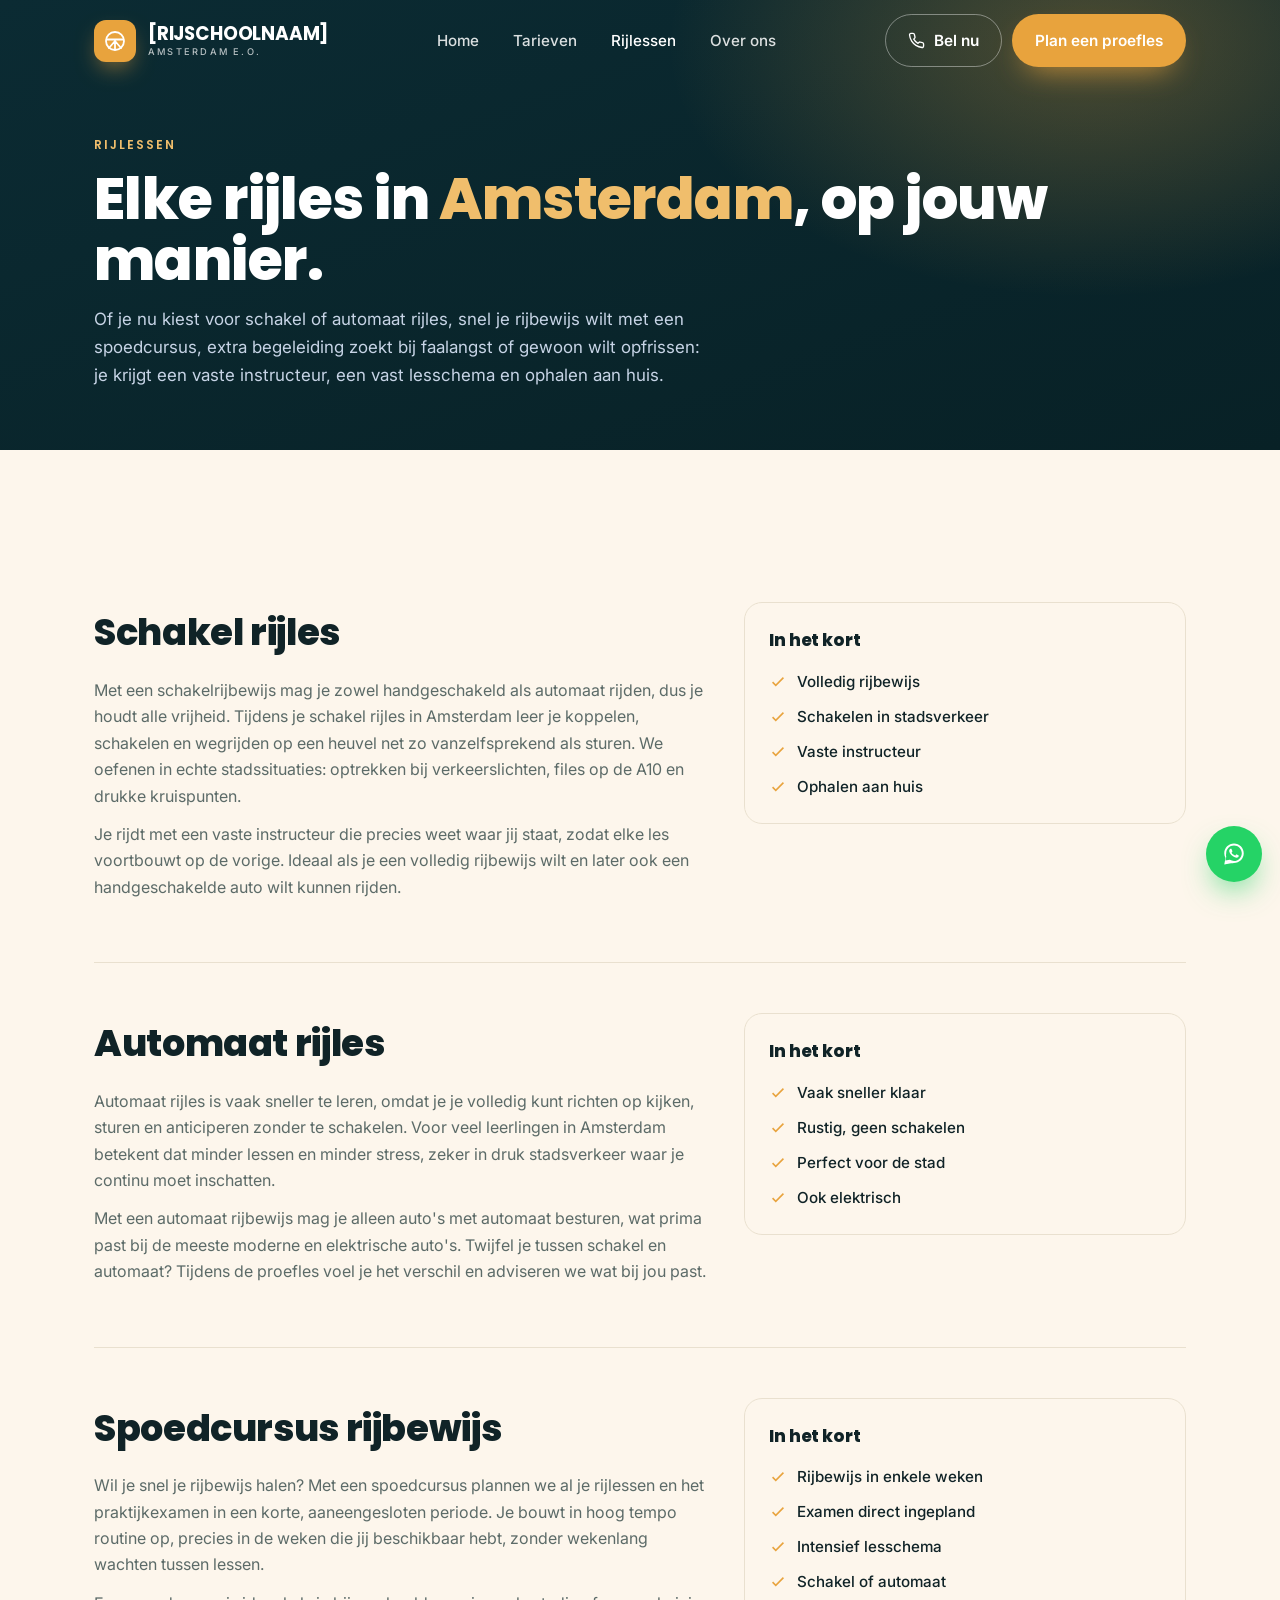
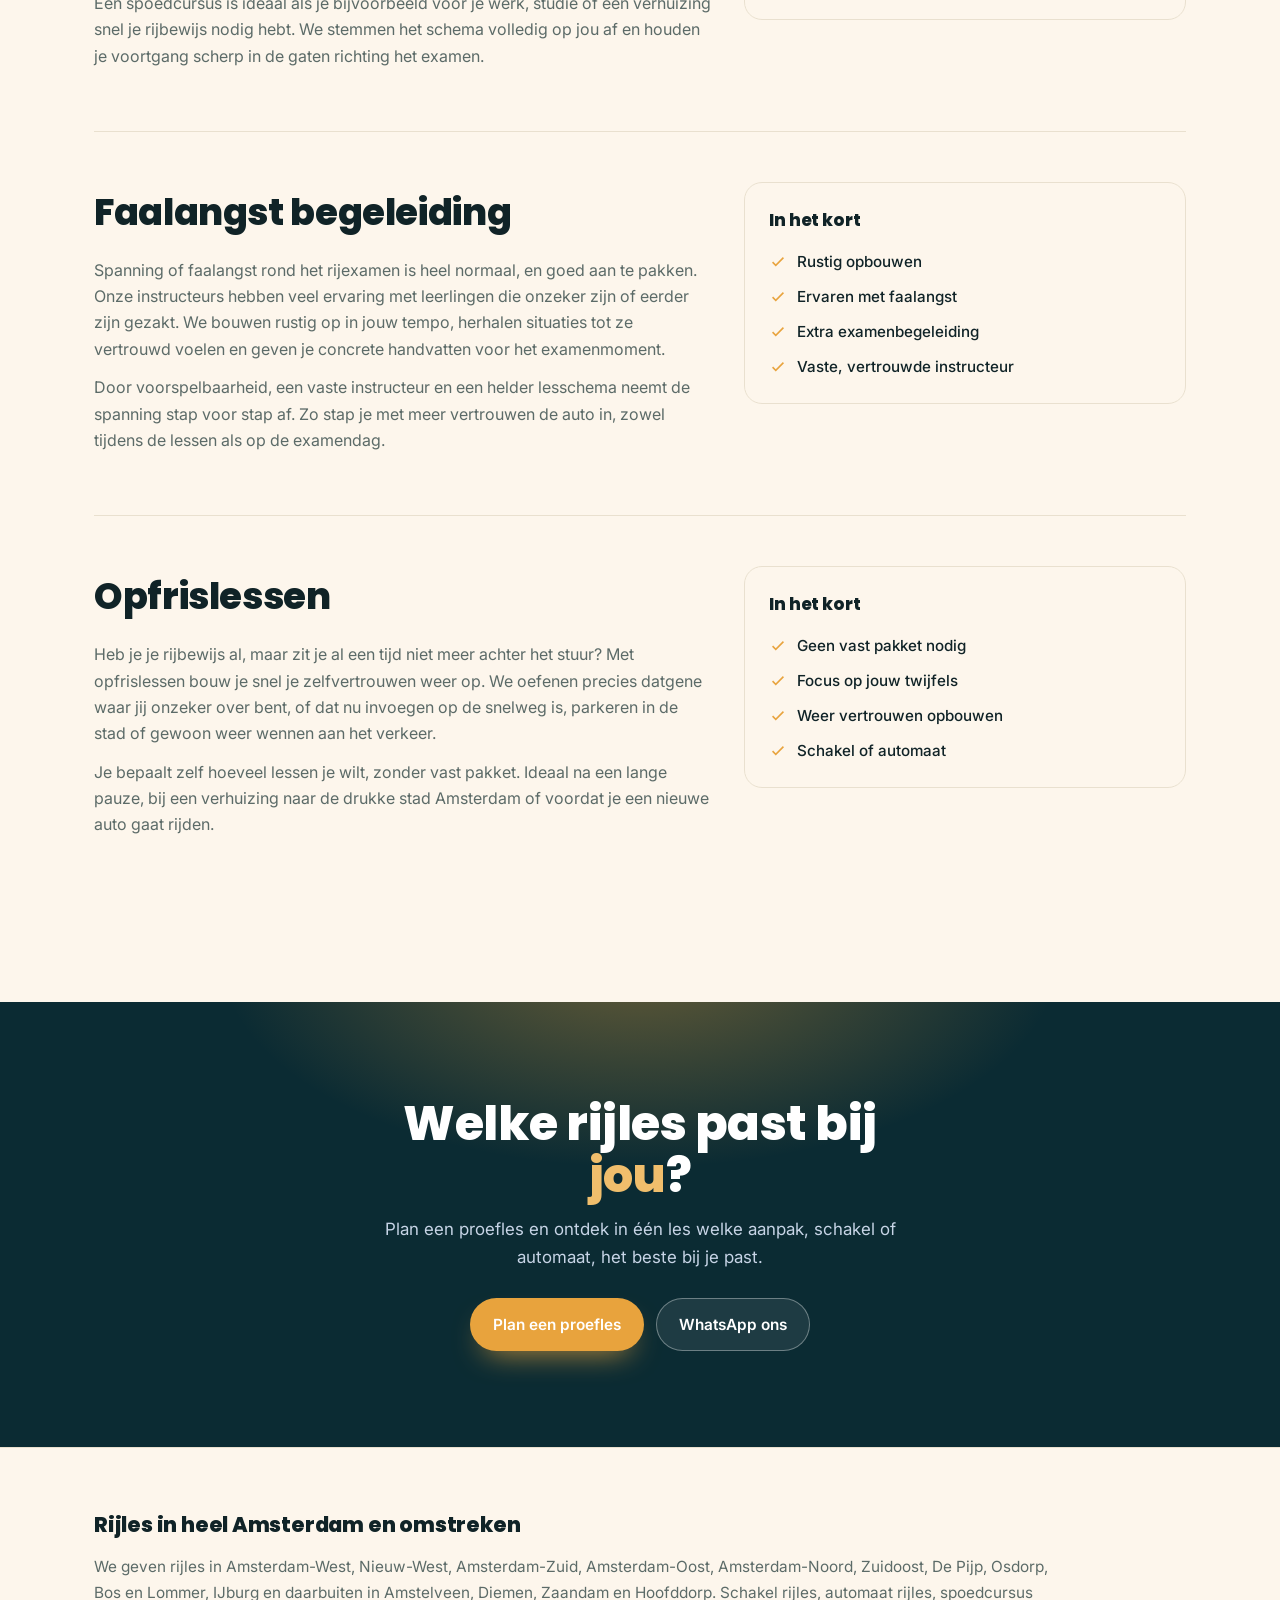
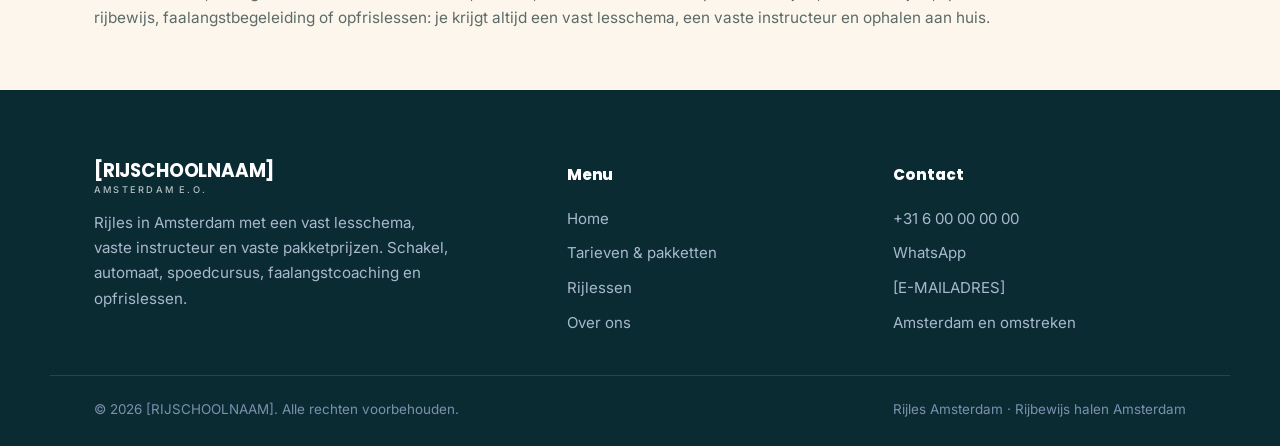
<file: rijlessen.html>
<!DOCTYPE html>
<html lang="nl">
<head>
  <meta charset="UTF-8" />
  <meta name="viewport" content="width=device-width, initial-scale=1.0" />
  <title>Rijlessen Amsterdam | Schakel, automaat, spoedcursus, faalangst &amp; opfris</title>
  <meta name="description" content="Alle rijlessen van onze rijschool in Amsterdam: schakel rijles, automaat rijles, spoedcursus rijbewijs, faalangstbegeleiding en opfrislessen. Vast lesschema, vaste instructeur en ophalen aan huis." />
  <link rel="canonical" href="https://yjsmarket.github.io/rijschool/rijlessen.html" />
  <meta property="og:title" content="Rijlessen Amsterdam · Schakel, automaat, spoed, faalangst" />
  <meta property="og:description" content="Rijles in Amsterdam in schakel en automaat, plus spoedcursus, faalangstbegeleiding en opfrislessen." />
  <meta name="theme-color" content="#081C3A" />
  <link rel="preconnect" href="https://fonts.googleapis.com" />
  <link rel="preconnect" href="https://fonts.gstatic.com" crossorigin />
  <link href="https://fonts.googleapis.com/css2?family=Poppins:wght@700;800;900&family=Inter:wght@400;500;600&display=swap" rel="stylesheet" />
  <link rel="stylesheet" href="css/styles.css" />
</head>
<body>

  <header class="site-head" id="siteHead">
    <div class="wrap head-in">
      <a href="index.html" class="brand" aria-label="Rijschool home">
        <span class="brand-badge" aria-hidden="true"><svg viewBox="0 0 24 24" fill="none" stroke="currentColor" stroke-width="1.8" stroke-linecap="round"><circle cx="12" cy="12" r="9"/><path d="M3.6 10.5h16.8M12 12v8.5M12 12l-6 7M12 12l6 7"/></svg></span>
        <span class="brand-name">[RIJSCHOOLNAAM]<small>Amsterdam e.o.</small></span>
      </a>
      <nav class="menu" id="menu" aria-label="Hoofdmenu">
        <a href="index.html">Home</a>
        <a href="tarieven.html">Tarieven</a>
        <a href="rijlessen.html" aria-current="page">Rijlessen</a>
        <a href="over-ons.html">Over ons</a>
      </nav>
      <div class="head-cta">
        <a class="btn btn-line btn-call" href="tel:+31600000000"><svg viewBox="0 0 24 24" width="17" height="17" fill="none" stroke="currentColor" stroke-width="1.9" stroke-linecap="round" stroke-linejoin="round"><path d="M22 16.9v3a2 2 0 0 1-2.2 2 19.8 19.8 0 0 1-8.6-3 19.5 19.5 0 0 1-6-6 19.8 19.8 0 0 1-3-8.7A2 2 0 0 1 4.1 2h3a2 2 0 0 1 2 1.7c.1 1 .4 2 .7 2.9a2 2 0 0 1-.5 2.1L8.1 10a16 16 0 0 0 6 6l1.3-1.3a2 2 0 0 1 2.1-.4c1 .3 1.9.5 2.9.7a2 2 0 0 1 1.6 2z"/></svg><span>Bel nu</span></a>
        <a class="btn btn-solid" href="index.html#proefles">Plan een proefles</a>
      </div>
      <button class="burger" id="burger" aria-label="Menu openen" aria-expanded="false"><span></span><span></span></button>
    </div>
  </header>

  <div class="m-menu" id="mMenu" aria-hidden="true">
    <a href="index.html">Home</a>
    <a href="tarieven.html">Tarieven</a>
    <a href="rijlessen.html">Rijlessen</a>
    <a href="over-ons.html">Over ons</a>
    <div class="m-menu-cta">
      <a class="btn btn-line" href="tel:+31600000000">Bel nu</a>
      <a class="btn btn-solid" href="index.html#proefles">Plan een proefles</a>
    </div>
  </div>

  <main>
    <section class="page-hero">
      <div class="wrap">
        <span class="eyebrow fade">Rijlessen</span>
        <h1 class="fade">Elke rijles in <em>Amsterdam</em>, op jouw manier.</h1>
        <p class="fade">Of je nu kiest voor schakel of automaat rijles, snel je rijbewijs wilt met een spoedcursus, extra begeleiding zoekt bij faalangst of gewoon wilt opfrissen: je krijgt een vaste instructeur, een vast lesschema en ophalen aan huis.</p>
      </div>
    </section>

    <section class="sec sec-light">
      <div class="wrap">

        <article class="lesson fade" id="schakel">
          <div class="lesson-copy">
            <h2>Schakel rijles</h2>
            <p>Met een schakelrijbewijs mag je zowel handgeschakeld als automaat rijden, dus je houdt alle vrijheid. Tijdens je schakel rijles in Amsterdam leer je koppelen, schakelen en wegrijden op een heuvel net zo vanzelfsprekend als sturen. We oefenen in echte stadssituaties: optrekken bij verkeerslichten, files op de A10 en drukke kruispunten.</p>
            <p>Je rijdt met een vaste instructeur die precies weet waar jij staat, zodat elke les voortbouwt op de vorige. Ideaal als je een volledig rijbewijs wilt en later ook een handgeschakelde auto wilt kunnen rijden.</p>
          </div>
          <aside class="short">
            <h3>In het kort</h3>
            <ul><li>Volledig rijbewijs</li><li>Schakelen in stadsverkeer</li><li>Vaste instructeur</li><li>Ophalen aan huis</li></ul>
          </aside>
        </article>

        <article class="lesson fade" id="automaat">
          <div class="lesson-copy">
            <h2>Automaat rijles</h2>
            <p>Automaat rijles is vaak sneller te leren, omdat je je volledig kunt richten op kijken, sturen en anticiperen zonder te schakelen. Voor veel leerlingen in Amsterdam betekent dat minder lessen en minder stress, zeker in druk stadsverkeer waar je continu moet inschatten.</p>
            <p>Met een automaat rijbewijs mag je alleen auto's met automaat besturen, wat prima past bij de meeste moderne en elektrische auto's. Twijfel je tussen schakel en automaat? Tijdens de proefles voel je het verschil en adviseren we wat bij jou past.</p>
          </div>
          <aside class="short">
            <h3>In het kort</h3>
            <ul><li>Vaak sneller klaar</li><li>Rustig, geen schakelen</li><li>Perfect voor de stad</li><li>Ook elektrisch</li></ul>
          </aside>
        </article>

        <article class="lesson fade" id="spoed">
          <div class="lesson-copy">
            <h2>Spoedcursus rijbewijs</h2>
            <p>Wil je snel je rijbewijs halen? Met een spoedcursus plannen we al je rijlessen en het praktijkexamen in een korte, aaneengesloten periode. Je bouwt in hoog tempo routine op, precies in de weken die jij beschikbaar hebt, zonder wekenlang wachten tussen lessen.</p>
            <p>Een spoedcursus is ideaal als je bijvoorbeeld voor je werk, studie of een verhuizing snel je rijbewijs nodig hebt. We stemmen het schema volledig op jou af en houden je voortgang scherp in de gaten richting het examen.</p>
          </div>
          <aside class="short">
            <h3>In het kort</h3>
            <ul><li>Rijbewijs in enkele weken</li><li>Examen direct ingepland</li><li>Intensief lesschema</li><li>Schakel of automaat</li></ul>
          </aside>
        </article>

        <article class="lesson fade" id="faalangst">
          <div class="lesson-copy">
            <h2>Faalangst begeleiding</h2>
            <p>Spanning of faalangst rond het rijexamen is heel normaal, en goed aan te pakken. Onze instructeurs hebben veel ervaring met leerlingen die onzeker zijn of eerder zijn gezakt. We bouwen rustig op in jouw tempo, herhalen situaties tot ze vertrouwd voelen en geven je concrete handvatten voor het examenmoment.</p>
            <p>Door voorspelbaarheid, een vaste instructeur en een helder lesschema neemt de spanning stap voor stap af. Zo stap je met meer vertrouwen de auto in, zowel tijdens de lessen als op de examendag.</p>
          </div>
          <aside class="short">
            <h3>In het kort</h3>
            <ul><li>Rustig opbouwen</li><li>Ervaren met faalangst</li><li>Extra examenbegeleiding</li><li>Vaste, vertrouwde instructeur</li></ul>
          </aside>
        </article>

        <article class="lesson fade" id="opfris">
          <div class="lesson-copy">
            <h2>Opfrislessen</h2>
            <p>Heb je je rijbewijs al, maar zit je al een tijd niet meer achter het stuur? Met opfrislessen bouw je snel je zelfvertrouwen weer op. We oefenen precies datgene waar jij onzeker over bent, of dat nu invoegen op de snelweg is, parkeren in de stad of gewoon weer wennen aan het verkeer.</p>
            <p>Je bepaalt zelf hoeveel lessen je wilt, zonder vast pakket. Ideaal na een lange pauze, bij een verhuizing naar de drukke stad Amsterdam of voordat je een nieuwe auto gaat rijden.</p>
          </div>
          <aside class="short">
            <h3>In het kort</h3>
            <ul><li>Geen vast pakket nodig</li><li>Focus op jouw twijfels</li><li>Weer vertrouwen opbouwen</li><li>Schakel of automaat</li></ul>
          </aside>
        </article>

      </div>
    </section>

    <section class="cta-band">
      <div class="wrap cta-in fade">
        <h2>Welke rijles past bij <em>jou</em>?</h2>
        <p>Plan een proefles en ontdek in één les welke aanpak, schakel of automaat, het beste bij je past.</p>
        <div class="cta-btns">
          <a class="btn btn-solid" href="index.html#proefles">Plan een proefles</a>
          <a class="btn btn-ghost" href="https://wa.me/31600000000" target="_blank" rel="noopener">WhatsApp ons</a>
        </div>
      </div>
    </section>

    <section class="seo-block">
      <div class="wrap">
        <h2>Rijles in heel Amsterdam en omstreken</h2>
        <p>We geven rijles in Amsterdam-West, Nieuw-West, Amsterdam-Zuid, Amsterdam-Oost, Amsterdam-Noord, Zuidoost, De Pijp, Osdorp, Bos en Lommer, IJburg en daarbuiten in Amstelveen, Diemen, Zaandam en Hoofddorp. Schakel rijles, automaat rijles, spoedcursus rijbewijs, faalangstbegeleiding of opfrislessen: je krijgt altijd een vast lesschema, een vaste instructeur en ophalen aan huis.</p>
      </div>
    </section>
  </main>

  <footer class="footer">
    <div class="wrap foot-grid">
      <div class="foot-brand">
        <span class="brand-name">[RIJSCHOOLNAAM]<small>Amsterdam e.o.</small></span>
        <p>Rijles in Amsterdam met een vast lesschema, vaste instructeur en vaste pakketprijzen. Schakel, automaat, spoedcursus, faalangstcoaching en opfrislessen.</p>
      </div>
      <nav class="foot-col" aria-label="Footer menu">
        <h4>Menu</h4>
        <a href="index.html">Home</a>
        <a href="tarieven.html">Tarieven &amp; pakketten</a>
        <a href="rijlessen.html">Rijlessen</a>
        <a href="over-ons.html">Over ons</a>
      </nav>
      <div class="foot-col">
        <h4>Contact</h4>
        <a href="tel:+31600000000">+31 6 00 00 00 00</a>
        <a href="https://wa.me/31600000000" target="_blank" rel="noopener">WhatsApp</a>
        <a href="mailto:[E-MAILADRES]">[E-MAILADRES]</a>
        <span>Amsterdam en omstreken</span>
      </div>
    </div>
    <div class="wrap foot-bottom">
      <span>&copy; <span id="year"></span> [RIJSCHOOLNAAM]. Alle rechten voorbehouden.</span>
      <span>Rijles Amsterdam · Rijbewijs halen Amsterdam</span>
    </div>
  </footer>

  <a href="https://wa.me/31600000000" class="wa-float" target="_blank" rel="noopener" aria-label="Stuur een WhatsApp-bericht">
    <svg viewBox="0 0 32 32" width="26" height="26" fill="currentColor" aria-hidden="true"><path d="M16.001 3C9.373 3 4 8.373 4 15c0 2.137.561 4.146 1.541 5.888L4 29l8.32-1.514A11.93 11.93 0 0 0 16.001 27C22.628 27 28 21.627 28 15S22.628 3 16.001 3zm0 21.6c-1.86 0-3.6-.5-5.097-1.37l-.366-.214-4.94.898.91-4.81-.238-.382A9.55 9.55 0 0 1 6.4 15c0-5.292 4.31-9.6 9.601-9.6 5.29 0 9.599 4.308 9.599 9.6 0 5.291-4.309 9.6-9.599 9.6zm5.27-7.19c-.29-.145-1.71-.844-1.976-.94-.265-.097-.458-.145-.65.145-.193.29-.746.94-.915 1.133-.168.193-.337.218-.626.073-.29-.145-1.223-.451-2.33-1.438-.861-.768-1.443-1.717-1.612-2.007-.169-.29-.018-.446.127-.59.13-.13.29-.338.435-.507.145-.169.193-.29.29-.483.097-.193.048-.362-.024-.507-.073-.145-.65-1.566-.89-2.146-.235-.563-.473-.487-.65-.496l-.554-.01c-.193 0-.507.072-.772.362s-1.013.99-1.013 2.41c0 1.422 1.037 2.795 1.182 2.988.145.193 2.04 3.115 4.943 4.368.69.298 1.23.476 1.65.61.693.22 1.323.189 1.822.115.556-.083 1.71-.699 1.951-1.374.241-.676.241-1.255.169-1.374-.072-.12-.265-.193-.555-.338z"/></svg>
  </a>

  <script src="js/main.js"></script>
</body>
</html>
</file>
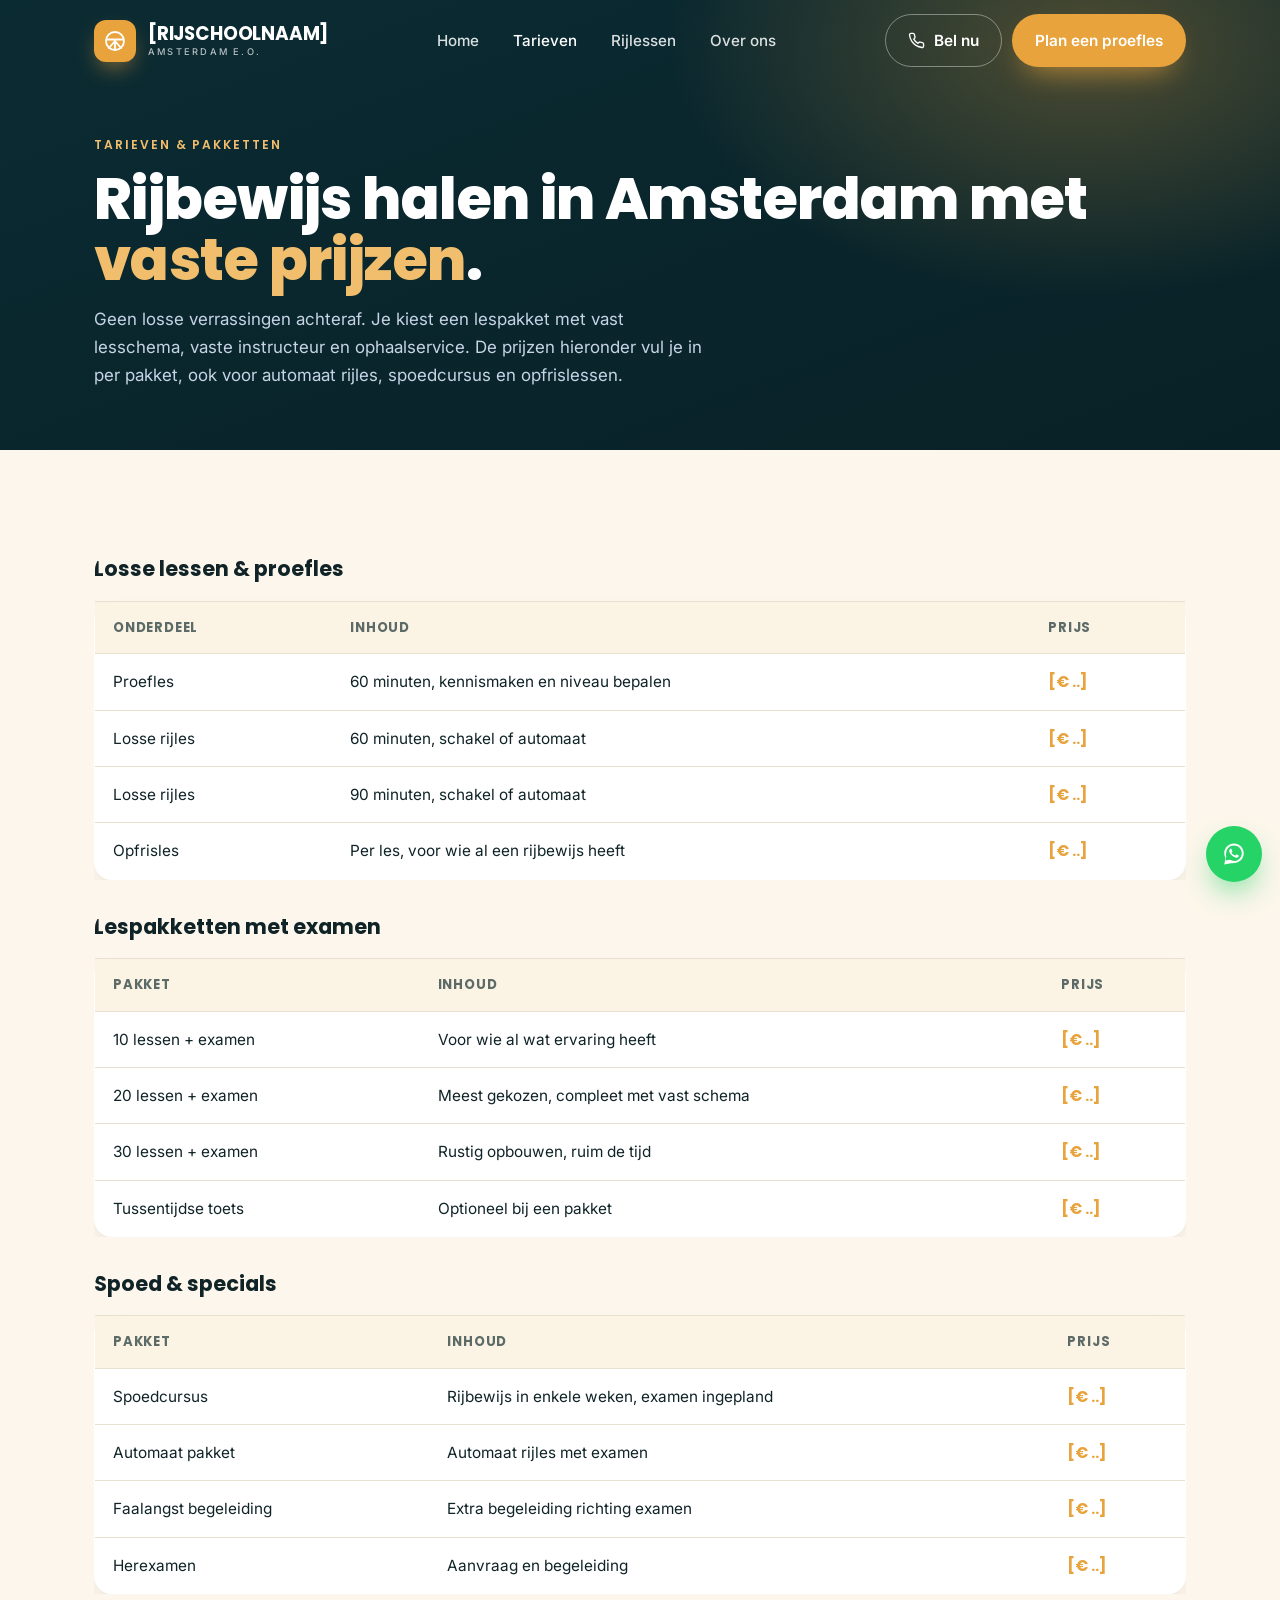
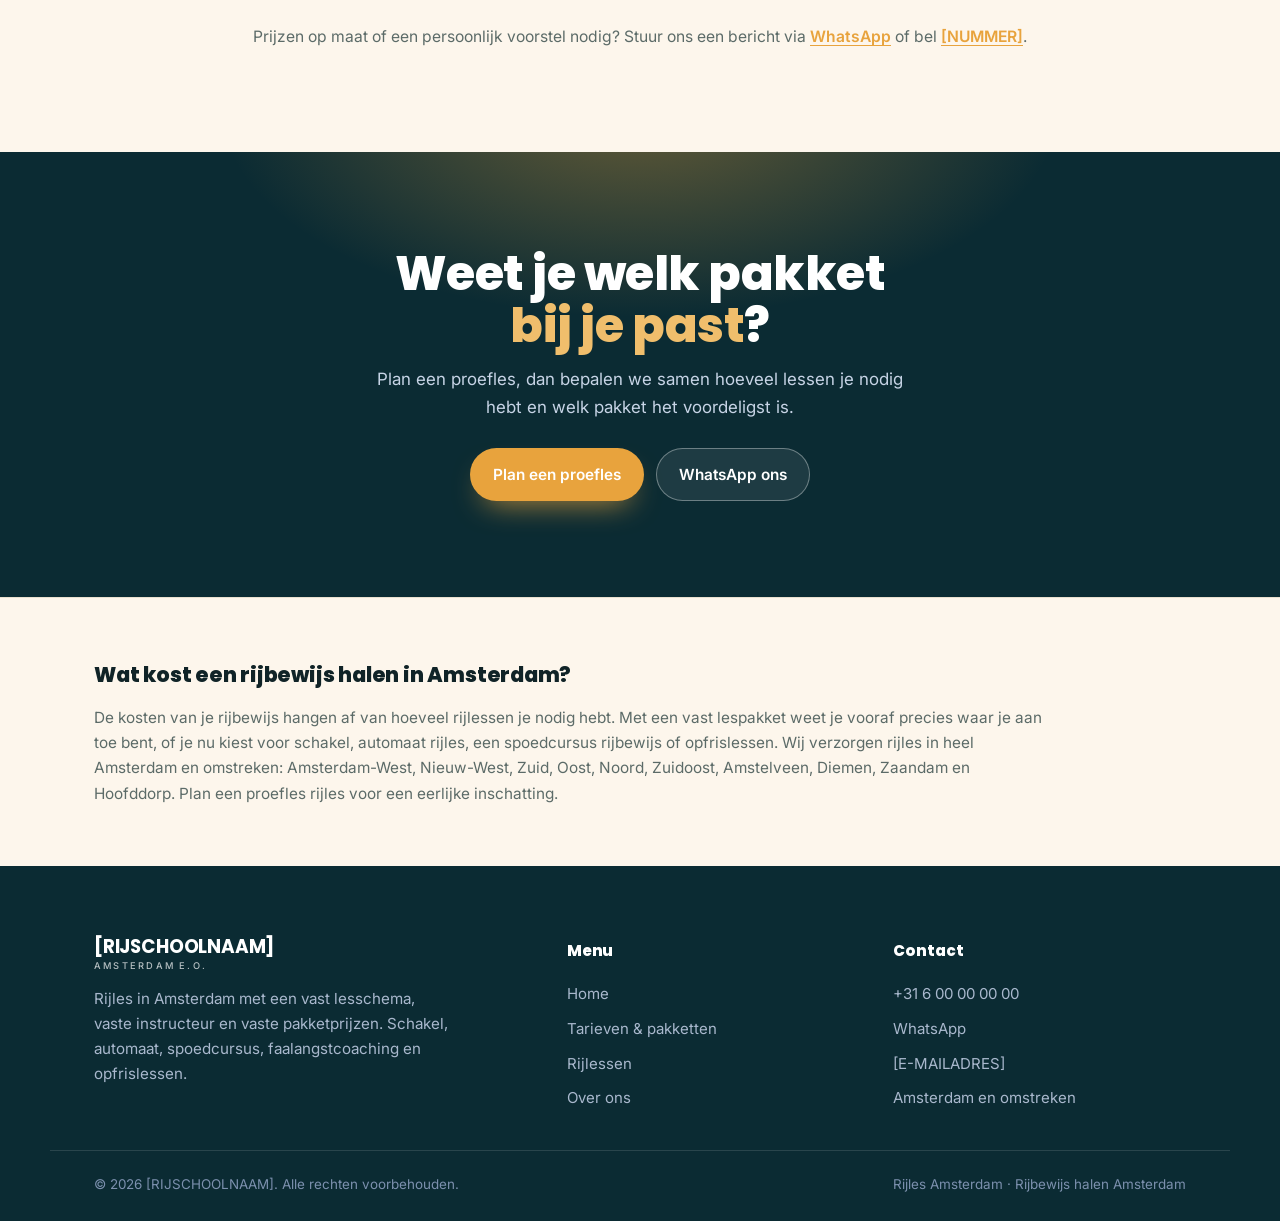
<file: tarieven.html>
<!DOCTYPE html>
<html lang="nl">
<head>
  <meta charset="UTF-8" />
  <meta name="viewport" content="width=device-width, initial-scale=1.0" />
  <title>Tarieven &amp; pakketten | Rijschool Amsterdam, vaste prijzen rijbewijs</title>
  <meta name="description" content="Bekijk de tarieven en lespakketten van onze rijschool in Amsterdam. Vaste pakketprijzen voor proefles, losse rijles, 10, 20 en 30 lessen plus examen, spoedcursus rijbewijs, faalangst en opfrislessen." />
  <link rel="canonical" href="https://yjsmarket.github.io/rijschool/tarieven.html" />
  <meta property="og:title" content="Tarieven & pakketten · Rijschool Amsterdam" />
  <meta property="og:description" content="Vaste pakketprijzen voor rijles in Amsterdam. Proefles, lespakketten met examen, spoedcursus, automaat en opfrislessen." />
  <meta name="theme-color" content="#081C3A" />
  <link rel="preconnect" href="https://fonts.googleapis.com" />
  <link rel="preconnect" href="https://fonts.gstatic.com" crossorigin />
  <link href="https://fonts.googleapis.com/css2?family=Poppins:wght@700;800;900&family=Inter:wght@400;500;600&display=swap" rel="stylesheet" />
  <link rel="stylesheet" href="css/styles.css" />
</head>
<body>

  <header class="site-head" id="siteHead">
    <div class="wrap head-in">
      <a href="index.html" class="brand" aria-label="Rijschool home">
        <span class="brand-badge" aria-hidden="true"><svg viewBox="0 0 24 24" fill="none" stroke="currentColor" stroke-width="1.8" stroke-linecap="round"><circle cx="12" cy="12" r="9"/><path d="M3.6 10.5h16.8M12 12v8.5M12 12l-6 7M12 12l6 7"/></svg></span>
        <span class="brand-name">[RIJSCHOOLNAAM]<small>Amsterdam e.o.</small></span>
      </a>
      <nav class="menu" id="menu" aria-label="Hoofdmenu">
        <a href="index.html">Home</a>
        <a href="tarieven.html" aria-current="page">Tarieven</a>
        <a href="rijlessen.html">Rijlessen</a>
        <a href="over-ons.html">Over ons</a>
      </nav>
      <div class="head-cta">
        <a class="btn btn-line btn-call" href="tel:+31600000000"><svg viewBox="0 0 24 24" width="17" height="17" fill="none" stroke="currentColor" stroke-width="1.9" stroke-linecap="round" stroke-linejoin="round"><path d="M22 16.9v3a2 2 0 0 1-2.2 2 19.8 19.8 0 0 1-8.6-3 19.5 19.5 0 0 1-6-6 19.8 19.8 0 0 1-3-8.7A2 2 0 0 1 4.1 2h3a2 2 0 0 1 2 1.7c.1 1 .4 2 .7 2.9a2 2 0 0 1-.5 2.1L8.1 10a16 16 0 0 0 6 6l1.3-1.3a2 2 0 0 1 2.1-.4c1 .3 1.9.5 2.9.7a2 2 0 0 1 1.6 2z"/></svg><span>Bel nu</span></a>
        <a class="btn btn-solid" href="index.html#proefles">Plan een proefles</a>
      </div>
      <button class="burger" id="burger" aria-label="Menu openen" aria-expanded="false"><span></span><span></span></button>
    </div>
  </header>

  <div class="m-menu" id="mMenu" aria-hidden="true">
    <a href="index.html">Home</a>
    <a href="tarieven.html">Tarieven</a>
    <a href="rijlessen.html">Rijlessen</a>
    <a href="over-ons.html">Over ons</a>
    <div class="m-menu-cta">
      <a class="btn btn-line" href="tel:+31600000000">Bel nu</a>
      <a class="btn btn-solid" href="index.html#proefles">Plan een proefles</a>
    </div>
  </div>

  <main>
    <section class="page-hero">
      <div class="wrap">
        <span class="eyebrow fade">Tarieven &amp; pakketten</span>
        <h1 class="fade">Rijbewijs halen in Amsterdam met <em>vaste prijzen</em>.</h1>
        <p class="fade">Geen losse verrassingen achteraf. Je kiest een lespakket met vast lesschema, vaste instructeur en ophaalservice. De prijzen hieronder vul je in per pakket, ook voor automaat rijles, spoedcursus en opfrislessen.</p>
      </div>
    </section>

    <section class="sec sec-light">
      <div class="wrap">
        <div class="ptable-wrap fade">
          <table class="ptable">
            <caption>Losse lessen &amp; proefles</caption>
            <thead><tr><th>Onderdeel</th><th>Inhoud</th><th>Prijs</th></tr></thead>
            <tbody>
              <tr><td>Proefles</td><td>60 minuten, kennismaken en niveau bepalen</td><td>[€ ..]</td></tr>
              <tr><td>Losse rijles</td><td>60 minuten, schakel of automaat</td><td>[€ ..]</td></tr>
              <tr><td>Losse rijles</td><td>90 minuten, schakel of automaat</td><td>[€ ..]</td></tr>
              <tr><td>Opfrisles</td><td>Per les, voor wie al een rijbewijs heeft</td><td>[€ ..]</td></tr>
            </tbody>
          </table>
        </div>

        <div class="ptable-wrap fade">
          <table class="ptable">
            <caption>Lespakketten met examen</caption>
            <thead><tr><th>Pakket</th><th>Inhoud</th><th>Prijs</th></tr></thead>
            <tbody>
              <tr><td>10 lessen + examen</td><td>Voor wie al wat ervaring heeft</td><td>[€ ..]</td></tr>
              <tr><td>20 lessen + examen</td><td>Meest gekozen, compleet met vast schema</td><td>[€ ..]</td></tr>
              <tr><td>30 lessen + examen</td><td>Rustig opbouwen, ruim de tijd</td><td>[€ ..]</td></tr>
              <tr><td>Tussentijdse toets</td><td>Optioneel bij een pakket</td><td>[€ ..]</td></tr>
            </tbody>
          </table>
        </div>

        <div class="ptable-wrap fade">
          <table class="ptable">
            <caption>Spoed &amp; specials</caption>
            <thead><tr><th>Pakket</th><th>Inhoud</th><th>Prijs</th></tr></thead>
            <tbody>
              <tr><td>Spoedcursus</td><td>Rijbewijs in enkele weken, examen ingepland</td><td>[€ ..]</td></tr>
              <tr><td>Automaat pakket</td><td>Automaat rijles met examen</td><td>[€ ..]</td></tr>
              <tr><td>Faalangst begeleiding</td><td>Extra begeleiding richting examen</td><td>[€ ..]</td></tr>
              <tr><td>Herexamen</td><td>Aanvraag en begeleiding</td><td>[€ ..]</td></tr>
            </tbody>
          </table>
        </div>

        <p class="packs-note fade">Prijzen op maat of een persoonlijk voorstel nodig? Stuur ons een bericht via <a class="tlink" href="https://wa.me/31600000000" target="_blank" rel="noopener">WhatsApp</a> of bel <a class="tlink" href="tel:+31600000000">[NUMMER]</a>.</p>
      </div>
    </section>

    <section class="cta-band">
      <div class="wrap cta-in fade">
        <h2>Weet je welk pakket <em>bij je past</em>?</h2>
        <p>Plan een proefles, dan bepalen we samen hoeveel lessen je nodig hebt en welk pakket het voordeligst is.</p>
        <div class="cta-btns">
          <a class="btn btn-solid" href="index.html#proefles">Plan een proefles</a>
          <a class="btn btn-ghost" href="https://wa.me/31600000000" target="_blank" rel="noopener">WhatsApp ons</a>
        </div>
      </div>
    </section>

    <section class="seo-block">
      <div class="wrap">
        <h2>Wat kost een rijbewijs halen in Amsterdam?</h2>
        <p>De kosten van je rijbewijs hangen af van hoeveel rijlessen je nodig hebt. Met een vast lespakket weet je vooraf precies waar je aan toe bent, of je nu kiest voor schakel, automaat rijles, een spoedcursus rijbewijs of opfrislessen. Wij verzorgen rijles in heel Amsterdam en omstreken: Amsterdam-West, Nieuw-West, Zuid, Oost, Noord, Zuidoost, Amstelveen, Diemen, Zaandam en Hoofddorp. Plan een proefles rijles voor een eerlijke inschatting.</p>
      </div>
    </section>
  </main>

  <footer class="footer">
    <div class="wrap foot-grid">
      <div class="foot-brand">
        <span class="brand-name">[RIJSCHOOLNAAM]<small>Amsterdam e.o.</small></span>
        <p>Rijles in Amsterdam met een vast lesschema, vaste instructeur en vaste pakketprijzen. Schakel, automaat, spoedcursus, faalangstcoaching en opfrislessen.</p>
      </div>
      <nav class="foot-col" aria-label="Footer menu">
        <h4>Menu</h4>
        <a href="index.html">Home</a>
        <a href="tarieven.html">Tarieven &amp; pakketten</a>
        <a href="rijlessen.html">Rijlessen</a>
        <a href="over-ons.html">Over ons</a>
      </nav>
      <div class="foot-col">
        <h4>Contact</h4>
        <a href="tel:+31600000000">+31 6 00 00 00 00</a>
        <a href="https://wa.me/31600000000" target="_blank" rel="noopener">WhatsApp</a>
        <a href="mailto:[E-MAILADRES]">[E-MAILADRES]</a>
        <span>Amsterdam en omstreken</span>
      </div>
    </div>
    <div class="wrap foot-bottom">
      <span>&copy; <span id="year"></span> [RIJSCHOOLNAAM]. Alle rechten voorbehouden.</span>
      <span>Rijles Amsterdam · Rijbewijs halen Amsterdam</span>
    </div>
  </footer>

  <a href="https://wa.me/31600000000" class="wa-float" target="_blank" rel="noopener" aria-label="Stuur een WhatsApp-bericht">
    <svg viewBox="0 0 32 32" width="26" height="26" fill="currentColor" aria-hidden="true"><path d="M16.001 3C9.373 3 4 8.373 4 15c0 2.137.561 4.146 1.541 5.888L4 29l8.32-1.514A11.93 11.93 0 0 0 16.001 27C22.628 27 28 21.627 28 15S22.628 3 16.001 3zm0 21.6c-1.86 0-3.6-.5-5.097-1.37l-.366-.214-4.94.898.91-4.81-.238-.382A9.55 9.55 0 0 1 6.4 15c0-5.292 4.31-9.6 9.601-9.6 5.29 0 9.599 4.308 9.599 9.6 0 5.291-4.309 9.6-9.599 9.6zm5.27-7.19c-.29-.145-1.71-.844-1.976-.94-.265-.097-.458-.145-.65.145-.193.29-.746.94-.915 1.133-.168.193-.337.218-.626.073-.29-.145-1.223-.451-2.33-1.438-.861-.768-1.443-1.717-1.612-2.007-.169-.29-.018-.446.127-.59.13-.13.29-.338.435-.507.145-.169.193-.29.29-.483.097-.193.048-.362-.024-.507-.073-.145-.65-1.566-.89-2.146-.235-.563-.473-.487-.65-.496l-.554-.01c-.193 0-.507.072-.772.362s-1.013.99-1.013 2.41c0 1.422 1.037 2.795 1.182 2.988.145.193 2.04 3.115 4.943 4.368.69.298 1.23.476 1.65.61.693.22 1.323.189 1.822.115.556-.083 1.71-.699 1.951-1.374.241-.676.241-1.255.169-1.374-.072-.12-.265-.193-.555-.338z"/></svg>
  </a>

  <script src="js/main.js"></script>
</body>
</html>
</file>
<file: css/styles.css>
/* ============================================================
   Rijschool Amsterdam — premium petrol/amber
   Poppins (koppen) + Inter (body)
   ============================================================ */

:root {
  --navy:   #0B2B33;   /* donker petrol, donkere secties */
  --navy-2: #0F3B45;   /* donker paneel */
  --navy-3: #15505C;   /* donkere kaart */
  --blue:   #E8A33D;   /* amber accent */
  --blue-d: #C98826;   /* amber accent hover */
  --blue-l: #F0BE6C;   /* licht amber accent op donker */
  --sky:    #FBF3E4;   /* zachte warme sectie */
  --light:  #FDF6EC;   /* warm wit, lichte sectie */
  --ink:    #102327;   /* donkere tekst */
  --muted:  #5C6B68;   /* warmgrijze tekst */
  --line:   #E9E0CF;   /* warme lichte rand */
  --line-d: rgba(255,255,255,.12); /* rand op donker */
  --white:  #FFFFFF;
  --wa:     #25D366;
  --gold:   #F0B429;   /* sterren */

  --r:    18px;
  --r-sm: 12px;
  --maxw: 1180px;
  --ease: cubic-bezier(.2,.7,.2,1);
  --shadow:   0 24px 60px -28px rgba(11,43,51,.45);
  --shadow-s: 0 12px 30px -16px rgba(11,43,51,.3);
}

* { margin: 0; padding: 0; box-sizing: border-box; }
html { scroll-behavior: smooth; }
body {
  font-family: 'Inter', system-ui, -apple-system, sans-serif;
  color: var(--ink);
  background: var(--white);
  line-height: 1.65;
  -webkit-font-smoothing: antialiased;
  overflow-x: hidden;
}
img { display: block; max-width: 100%; }
a { color: inherit; text-decoration: none; }
h1, h2, h3, h4, .brand-name { font-family: 'Poppins', sans-serif; font-weight: 800; letter-spacing: -.01em; }

.wrap { width: 100%; max-width: var(--maxw); margin: 0 auto; padding: 0 clamp(18px, 4vw, 44px); }
.wrap-narrow { max-width: 820px; }
em { font-style: normal; color: var(--blue); }

/* ---------------------------------------------------- BUTTONS */
.btn {
  display: inline-flex; align-items: center; justify-content: center; gap: 9px;
  padding: 13px 22px; border-radius: 999px; font-weight: 600; font-size: .96rem;
  font-family: 'Inter', sans-serif; cursor: pointer; border: 1.5px solid transparent;
  transition: all .25s var(--ease); white-space: nowrap;
}
.btn svg { transition: transform .25s var(--ease); flex-shrink: 0; }
.btn-solid { background: var(--blue); color: #fff; box-shadow: 0 14px 30px -14px rgba(232,163,61,.9); }
.btn-solid:hover { background: var(--blue-d); transform: translateY(-2px); box-shadow: 0 20px 38px -14px rgba(232,163,61,.95); }
.btn-line { background: transparent; border-color: var(--line); color: var(--ink); }
.btn-line:hover { border-color: var(--blue); color: var(--blue); transform: translateY(-2px); }
.btn-ghost { background: rgba(255,255,255,.08); border-color: rgba(255,255,255,.35); color: #fff; }
.btn-ghost:hover { background: rgba(255,255,255,.16); transform: translateY(-2px); }
.btn-wa { background: var(--wa); color: #fff; box-shadow: 0 14px 30px -14px rgba(37,211,102,.85); }
.btn-wa:hover { transform: translateY(-2px); box-shadow: 0 20px 38px -14px rgba(37,211,102,.95); filter: brightness(1.03); }
.btn-wa:hover svg { transform: none; }
.btn-block { width: 100%; }
.btn-grow { flex: 1; }

/* ---------------------------------------------------- HEADER */
.site-head {
  position: fixed; top: 0; left: 0; right: 0; z-index: 60;
  padding: 14px 0; transition: background .3s var(--ease), box-shadow .3s var(--ease), padding .3s var(--ease);
}
.site-head.scrolled {
  background: rgba(255,255,255,.9); backdrop-filter: blur(14px);
  box-shadow: 0 6px 24px -16px rgba(11,43,51,.5); padding: 8px 0;
}
.head-in { display: flex; align-items: center; justify-content: space-between; gap: 16px; }
.brand { display: inline-flex; align-items: center; gap: 12px; color: #fff; transition: color .3s; }
.site-head.scrolled .brand { color: var(--ink); }
.brand-badge {
  width: 42px; height: 42px; flex-shrink: 0; display: grid; place-items: center;
  background: var(--blue); color: #fff; border-radius: 12px;
  box-shadow: 0 10px 24px -8px rgba(232,163,61,.8);
}
.brand-badge svg { width: 24px; height: 24px; }
.brand-name { font-weight: 700; font-size: 1.16rem; line-height: 1; display: flex; flex-direction: column; }
.brand-name small { font-family: 'Inter'; font-weight: 500; font-size: .58rem; letter-spacing: .24em; text-transform: uppercase; opacity: .7; margin-top: 4px; }

.menu { display: flex; align-items: center; gap: 4px; }
.menu a {
  padding: 9px 15px; border-radius: 999px; font-size: .95rem; font-weight: 500;
  color: rgba(255,255,255,.85); transition: color .2s, background .2s;
}
.site-head.scrolled .menu a { color: var(--muted); }
.menu a:hover, .site-head.scrolled .menu a:hover { color: var(--blue); background: rgba(232,163,61,.08); }
.menu a[aria-current="page"] { color: #fff; }
.site-head.scrolled .menu a[aria-current="page"] { color: var(--blue); }

.head-cta { display: flex; align-items: center; gap: 10px; }
.btn-call { color: #fff; border-color: rgba(255,255,255,.4); }
.site-head.scrolled .btn-call { color: var(--ink); border-color: var(--line); }
.btn-call:hover { color: var(--blue); border-color: var(--blue); }

.burger { display: none; flex-direction: column; gap: 6px; width: 44px; height: 40px; align-items: center; justify-content: center; background: none; border: 0; cursor: pointer; }
.burger span { width: 24px; height: 2px; background: #fff; border-radius: 2px; transition: .3s var(--ease); }
.site-head.scrolled .burger span { background: var(--ink); }
.burger.open span:first-child { transform: translateY(4px) rotate(45deg); }
.burger.open span:last-child { transform: translateY(-4px) rotate(-45deg); }

.m-menu {
  position: fixed; inset: 0 0 auto 0; z-index: 55;
  background: var(--navy); padding: 90px 24px 28px; display: flex; flex-direction: column; gap: 4px;
  transform: translateY(-110%); transition: transform .4s var(--ease); border-bottom: 1px solid var(--line-d);
}
.m-menu.open { transform: translateY(0); }
.m-menu a { color: #fff; font-family: 'Poppins'; font-size: 1.4rem; padding: 13px 6px; border-bottom: 1px solid var(--line-d); }
.m-menu-cta { display: grid; grid-template-columns: 1fr 1fr; gap: 10px; margin-top: 18px; }
.m-menu-cta .btn-line { color: #fff; border-color: rgba(255,255,255,.4); }

/* ---------------------------------------------------- HERO */
.hero {
  position: relative; padding: 140px 0 88px;
  background: var(--navy);
  color: #fff; overflow: hidden;
}
.hero-media { position: absolute; inset: 0; z-index: 0; }
.hero-media img { width: 100%; height: 100%; object-fit: cover; }
.hero-media::after {
  content: ""; position: absolute; inset: 0;
  background:
    radial-gradient(680px 420px at 82% 8%, rgba(232,163,61,.32), transparent 70%),
    linear-gradient(100deg, rgba(11,43,51,.96) 0%, rgba(11,43,51,.88) 32%, rgba(11,43,51,.6) 62%, rgba(11,43,51,.4) 100%),
    linear-gradient(0deg, var(--navy) 0%, rgba(11,43,51,.2) 22%, rgba(11,43,51,.35) 78%, var(--navy) 100%);
}
.hero-grid { position: relative; z-index: 1; display: grid; grid-template-columns: 1.05fr .95fr; gap: clamp(28px, 4vw, 60px); align-items: center; }
.pill {
  display: inline-flex; align-items: center; gap: 9px; padding: 7px 15px; border-radius: 999px;
  background: rgba(255,255,255,.07); border: 1px solid var(--line-d); font-size: .84rem; font-weight: 500; margin-bottom: 22px;
}
.pill-dot { width: 8px; height: 8px; border-radius: 50%; background: var(--blue-l); box-shadow: 0 0 0 0 rgba(240,190,108,.6); animation: pulse 2s infinite; }
@keyframes pulse { 0%{box-shadow:0 0 0 0 rgba(240,190,108,.6)} 70%{box-shadow:0 0 0 11px rgba(240,190,108,0)} 100%{box-shadow:0 0 0 0 rgba(240,190,108,0)} }
.hero-copy h1 { font-size: clamp(2.5rem, 5.6vw, 4.3rem); line-height: 1.02; font-weight: 800; }
.hero-copy h1 em { color: var(--blue-l); }
.hero-copy > p { color: #C7D4E6; font-size: clamp(1rem, 1.3vw, 1.12rem); margin: 22px 0 28px; max-width: 560px; }
.hero-btns { display: flex; flex-wrap: wrap; gap: 12px; margin-bottom: 30px; }
.chips { list-style: none; display: grid; grid-template-columns: 1fr 1fr; gap: 12px 22px; max-width: 500px; }
.chips li { display: flex; align-items: center; gap: 10px; font-size: .93rem; font-weight: 500; color: #DCE5F2; }
.chips svg { width: 20px; height: 20px; color: var(--blue-l); flex-shrink: 0; }

/* ---- Proefles-widget ---- */
.widget { background: #fff; color: var(--ink); border-radius: var(--r); box-shadow: var(--shadow); overflow: hidden; }
.widget-head { padding: 22px 24px 18px; background: linear-gradient(140deg, #fff, var(--sky)); border-bottom: 1px solid var(--line); }
.widget-head h2 { font-size: 1.4rem; }
.widget-head p { color: var(--muted); font-size: .9rem; margin-top: 3px; }
.progress { height: 5px; background: var(--line); border-radius: 999px; margin-top: 16px; overflow: hidden; }
.progress span { display: block; height: 100%; width: 50%; background: var(--blue); border-radius: 999px; transition: width .35s var(--ease); }
#widgetForm { padding: 20px 24px 24px; }
.wstep { border: 0; display: none; }
.wstep.is-active { display: block; animation: fadeStep .35s var(--ease); }
@keyframes fadeStep { from { opacity: 0; transform: translateX(8px); } to { opacity: 1; transform: none; } }
.field { margin-bottom: 14px; display: flex; flex-direction: column; }
.field label, .field-label { font-size: .84rem; font-weight: 500; color: var(--muted); margin-bottom: 7px; }
.field input, .field select, .field textarea {
  border: 1.5px solid var(--line); border-radius: var(--r-sm); padding: 12px 14px; font: inherit; font-size: .96rem;
  color: var(--ink); background: #fff; transition: border-color .2s, box-shadow .2s; resize: vertical; width: 100%;
}
.field input:focus, .field select:focus, .field textarea:focus { outline: none; border-color: var(--blue); box-shadow: 0 0 0 3px rgba(232,163,61,.15); }
.field input.err, .field select.err { border-color: #E23; box-shadow: 0 0 0 3px rgba(238,34,51,.14); }
.field-row { display: grid; grid-template-columns: 1fr 1fr; gap: 12px; }
.field select { appearance: none; background-image: url("data:image/svg+xml,%3Csvg xmlns='http://www.w3.org/2000/svg' width='16' height='16' viewBox='0 0 24 24' fill='none' stroke='%235B6B82' stroke-width='2'%3E%3Cpath d='M6 9l6 6 6-6'/%3E%3C/svg%3E"); background-repeat: no-repeat; background-position: right 13px center; padding-right: 38px; }
.seg { display: grid; grid-template-columns: repeat(3, 1fr); gap: 8px; }
.seg label { position: relative; cursor: pointer; }
.seg input { position: absolute; opacity: 0; }
.seg span { display: block; text-align: center; padding: 10px 6px; border: 1.5px solid var(--line); border-radius: var(--r-sm); font-size: .86rem; font-weight: 500; color: var(--muted); transition: all .2s; }
.seg input:checked + span { border-color: var(--blue); background: rgba(232,163,61,.08); color: var(--blue); }
.wstep-btns { display: flex; gap: 10px; margin-top: 4px; }

/* ---- Feiten-kaart: overlapt de hero-foto in plaats van blok-op-blok ---- */
.facts-float { position: relative; z-index: 5; margin-top: -46px; padding-bottom: clamp(28px, 5vw, 48px); }
.facts {
  list-style: none; display: grid; grid-template-columns: repeat(4, 1fr); gap: 20px 18px;
  background: var(--light); border: 1px solid var(--line);
  border-radius: 26px;
  box-shadow: 0 22px 44px -20px rgba(11,43,51,.32);
  padding: 26px 30px;
}
.facts li { display: flex; flex-direction: column; gap: 3px; padding-left: 34px; position: relative; }
.facts svg { position: absolute; left: 0; top: 2px; width: 24px; height: 24px; color: var(--blue-d); }
.facts strong { font-family: 'Poppins'; font-weight: 700; font-size: 1rem; color: var(--ink); }
.facts span { color: var(--muted); font-size: .84rem; }

/* ---------------------------------------------------- MARQUEE */
.marquee { background: var(--navy-2); color: #fff; overflow: hidden; padding: 13px 0; white-space: nowrap; border-top: 1px solid var(--line-d); border-bottom: 1px solid var(--line-d); }
.marquee-track { display: inline-flex; align-items: center; gap: 20px; animation: marquee 40s linear infinite; }
.marquee-track span { font-family: 'Poppins'; font-weight: 600; font-size: 1rem; }
.marquee-track i { color: var(--blue-l); font-style: normal; }
@keyframes marquee { to { transform: translateX(-50%); } }

/* ---------------------------------------------------- SECTIONS */
.sec { padding: clamp(64px, 8vw, 108px) 0; }
.sec-light { background: var(--light); }
.sec-sky { background: linear-gradient(180deg, var(--sky), #fff); }
.sec-navy { background: radial-gradient(700px 400px at 85% 0%, rgba(232,163,61,.22), transparent 70%), var(--navy); color: #fff; }
.sec-head { max-width: 680px; margin: 0 auto clamp(38px, 5vw, 58px); text-align: center; }
.eyebrow { display: inline-block; font-family: 'Poppins'; font-weight: 600; letter-spacing: .16em; text-transform: uppercase; font-size: .76rem; color: var(--blue); margin-bottom: 14px; }
.eyebrow-light { color: var(--blue-l); }
.sec-head h2, .photo-band h2, .cta-in h2 { font-size: clamp(1.9rem, 4.4vw, 3.1rem); line-height: 1.08; font-weight: 800; }
.sec-navy .sec-head h2 { color: #fff; }
.sec-head p { color: var(--muted); margin-top: 14px; font-size: 1.05rem; }
.sec-navy .sec-head p { color: #A9B8CD; }
.tlink { color: var(--blue); font-weight: 600; text-decoration: underline; text-underline-offset: 3px; }

/* ---------------------------------------------------- PACKS (2 om 2) */
.packs { display: grid; grid-template-columns: repeat(2, 1fr); gap: 18px; }
.pack {
  position: relative; background: #fff; border: 1px solid var(--line); border-radius: var(--r);
  padding: 28px 26px; display: flex; flex-direction: column; box-shadow: var(--shadow-s);
  transition: transform .35s var(--ease), box-shadow .35s var(--ease), border-color .35s var(--ease);
}
.pack:hover { transform: translateY(-6px); box-shadow: var(--shadow); border-color: rgba(232,163,61,.4); }
.pack-ico { width: 52px; height: 52px; display: grid; place-items: center; border-radius: 14px; background: rgba(232,163,61,.1); color: var(--blue); margin-bottom: 16px; }
.pack-ico svg { width: 26px; height: 26px; }
.pack h3 { font-size: 1.35rem; }
.pack-sub { color: var(--muted); font-size: .92rem; margin-top: 4px; }
.pack-price { font-family: 'Poppins'; font-weight: 700; font-size: 1.7rem; color: var(--blue); margin: 14px 0 16px; }
.pack ul { list-style: none; display: grid; gap: 9px; margin-bottom: 22px; flex: 1; }
.pack ul li { position: relative; padding-left: 26px; font-size: .95rem; color: var(--ink); }
.pack ul li::before { content: ""; position: absolute; left: 0; top: 4px; width: 16px; height: 16px; background: var(--blue); border-radius: 5px; -webkit-mask: url("data:image/svg+xml,%3Csvg xmlns='http://www.w3.org/2000/svg' viewBox='0 0 24 24'%3E%3Cpath fill='%23000' d='M9 16.2l-3.5-3.5L4 14.2 9 19.2 20 8.2l-1.5-1.5z'/%3E%3C/svg%3E") center/contain no-repeat; mask: url("data:image/svg+xml,%3Csvg xmlns='http://www.w3.org/2000/svg' viewBox='0 0 24 24'%3E%3Cpath fill='%23000' d='M9 16.2l-3.5-3.5L4 14.2 9 19.2 20 8.2l-1.5-1.5z'/%3E%3C/svg%3E") center/contain no-repeat; }
.pack-hot { border-color: var(--blue); box-shadow: 0 0 0 2px var(--blue), var(--shadow); }
.pack-flag { position: absolute; top: -12px; left: 26px; background: var(--blue); color: #fff; font-family: 'Poppins'; font-weight: 600; font-size: .72rem; letter-spacing: .05em; text-transform: uppercase; padding: 5px 13px; border-radius: 999px; }
.packs-note { text-align: center; color: var(--muted); margin-top: 26px; font-size: .98rem; }

/* ---------------------------------------------------- STEPS */
.steps-shell { position: relative; }
.steps .step { flex-basis: min(250px, 78vw); }
.step {
  position: relative; background: #fff; border: 1px solid var(--line); border-radius: var(--r);
  padding: 26px 22px; overflow: hidden; transition: transform .35s var(--ease), box-shadow .35s var(--ease);
}
.step.lit { box-shadow: var(--shadow-s); transform: translateY(-4px); }
.step-bar { position: absolute; left: 0; top: 0; height: 4px; width: 0; background: linear-gradient(90deg, var(--blue), var(--blue-l)); transition: width .6s var(--ease); }
.step.lit .step-bar { width: 100%; box-shadow: 0 0 16px rgba(232,163,61,.7); }
.step-num { font-family: 'Poppins'; font-weight: 700; font-size: 1.5rem; color: rgba(232,163,61,.28); transition: color .4s; }
.step.lit .step-num { color: var(--blue); }
.step h3 { font-size: 1.2rem; margin: 8px 0 8px; }
.step p { color: var(--muted); font-size: .94rem; }

/* ---------------------------------------------------- TRACKS (swipe) */
.track-shell { position: relative; }
.track {
  display: flex; gap: 16px; overflow-x: auto; scroll-snap-type: x mandatory;
  padding: 6px 2px 10px; -webkit-overflow-scrolling: touch; scrollbar-width: none;
}
.track::-webkit-scrollbar { display: none; }
.track > * { scroll-snap-align: start; flex-shrink: 0; }

.track-nav { display: none; gap: 10px; justify-content: flex-end; margin-top: 6px; }
.track-btn { width: 44px; height: 44px; border-radius: 50%; border: 1.5px solid var(--line); background: #fff; color: var(--ink); display: grid; place-items: center; cursor: pointer; transition: all .2s; }
.track-btn:hover { border-color: var(--blue); color: var(--blue); }
.track-btn-light { background: rgba(255,255,255,.08); border-color: var(--line-d); color: #fff; }
.track-btn-light:hover { background: rgba(255,255,255,.16); color: #fff; border-color: rgba(255,255,255,.4); }

.swipe-hint { text-align: center; color: var(--muted); font-size: .85rem; margin-top: 10px; }
.swipe-hint-light { color: #A9B8CD; }

/* Compare */
.compare .cmp { flex-basis: min(360px, 80vw); background: #fff; border: 1px solid var(--line); border-radius: var(--r); padding: 24px; box-shadow: var(--shadow-s); }
.cmp h3 { font-size: 1.2rem; margin-bottom: 16px; }
.cmp-row { display: flex; gap: 12px; align-items: flex-start; padding: 10px 0; }
.cmp-row + .cmp-row { border-top: 1px solid var(--line); }
.cmp-row svg { width: 22px; height: 22px; flex-shrink: 0; margin-top: 2px; }
.cmp-row p { font-size: .92rem; }
.cmp-yes svg { color: var(--blue); }
.cmp-yes p { color: var(--ink); font-weight: 500; }
.cmp-no svg { color: #C2CCDA; }
.cmp-no p { color: var(--muted); }

/* Grads */
.grads .grad { flex-basis: min(278px, 64vw); margin: 0; }
.grad-ph { position: relative; border-radius: var(--r); overflow: hidden; border: 3px solid var(--navy); aspect-ratio: 4/5; background: var(--navy-2); box-shadow: 0 22px 46px -18px rgba(232,163,61,.4); }
.grad-ph img { width: 100%; height: 100%; object-fit: cover; position: relative; z-index: 1; }
.grad-fallback { position: absolute; inset: 0; display: flex; flex-direction: column; align-items: center; justify-content: center; gap: 10px; color: #7C90AE; text-align: center; padding: 16px; }
.grad-fallback svg { width: 40px; height: 40px; color: var(--blue-l); }
.grad-fallback span { font-size: .8rem; }
.grad figcaption { margin-top: 12px; }
.grad figcaption strong { font-family: 'Poppins'; font-size: 1.05rem; display: block; }
.grad figcaption span { color: #A9B8CD; font-size: .85rem; }

/* Reviews */
.revs .rev { flex-basis: min(380px, 82vw); background: #fff; border: 1px solid var(--line); border-radius: var(--r); padding: 26px; box-shadow: var(--shadow-s); margin: 0; }
.rev p { font-size: 1.02rem; margin: 12px 0 14px; }
.rev footer { color: var(--muted); font-size: .88rem; font-weight: 500; }

/* Google badge */
.g-badge { display: flex; align-items: center; gap: 18px; justify-content: center; flex-wrap: wrap; background: #fff; border: 1px solid var(--line); border-radius: var(--r); padding: 22px 28px; box-shadow: var(--shadow-s); max-width: 560px; margin: 0 auto clamp(30px, 4vw, 44px); }
.g-logo { display: grid; place-items: center; }
.g-badge-copy { display: flex; flex-direction: column; gap: 3px; }
.g-badge-copy strong { font-family: 'Poppins'; font-size: 1.1rem; }
.g-badge-copy em { color: var(--muted); font-size: .88rem; }
.g-stars { display: inline-flex; gap: 2px; color: var(--gold); }
.g-stars svg { width: 18px; height: 18px; }

/* ---------------------------------------------------- PHOTO BAND */
.photo-band {
  position: relative; color: #fff; padding: clamp(80px, 12vw, 150px) 0;
  background:
    linear-gradient(90deg, rgba(11,43,51,.94) 0%, rgba(11,43,51,.72) 50%, rgba(11,43,51,.5) 100%),
    url("img/stad.jpg") center/cover no-repeat, var(--navy);
}
.photo-band-in { max-width: 620px; }
.photo-band p { color: #C7D4E6; margin: 14px 0 24px; font-size: 1.06rem; }

/* ---------------------------------------------------- TEAM / DUO */
.duo { display: grid; grid-template-columns: 1fr 1fr; gap: 20px; }
.duo-card { margin: 0; background: #fff; border: 3px solid var(--navy); border-radius: var(--r); overflow: hidden; box-shadow: 0 25px 50px -20px rgba(232,163,61,.4), var(--shadow-s); }
.duo-ph { position: relative; aspect-ratio: 16/10; background: var(--sky); }
.duo-ph img { width: 100%; height: 100%; object-fit: cover; position: relative; z-index: 1; }
.duo-fallback { position: absolute; inset: 0; display: flex; flex-direction: column; align-items: center; justify-content: center; gap: 10px; color: var(--muted); text-align: center; padding: 16px; }
.duo-fallback svg { width: 44px; height: 44px; color: var(--blue); }
.duo-fallback span { font-size: .82rem; }
.duo-card figcaption { padding: 20px 22px 24px; }
.duo-card figcaption strong { font-family: 'Poppins'; font-size: 1.2rem; display: block; margin-bottom: 6px; }
.duo-card figcaption p { color: var(--muted); font-size: .96rem; }

/* ---------------------------------------------------- FAQ */
.faq { display: grid; gap: 12px; }
.faq-item { background: #fff; border: 1px solid var(--line); border-radius: var(--r-sm); padding: 18px 22px; transition: border-color .3s, box-shadow .3s; }
.faq-item[open] { border-color: rgba(232,163,61,.4); box-shadow: var(--shadow-s); }
.faq-item summary { list-style: none; cursor: pointer; display: flex; justify-content: space-between; align-items: center; gap: 14px; font-family: 'Poppins'; font-weight: 600; font-size: 1.05rem; }
.faq-item summary::-webkit-details-marker { display: none; }
.faq-item summary::after { content: "+"; color: var(--blue); font-size: 1.5rem; font-weight: 400; transition: transform .3s var(--ease); line-height: 1; }
.faq-item[open] summary::after { transform: rotate(45deg); }
.faq-item p { color: var(--muted); margin-top: 12px; font-size: .97rem; }

/* ---------------------------------------------------- CTA BAND */
.cta-band { background: radial-gradient(600px 300px at 50% -10%, rgba(232,163,61,.4), transparent 70%), var(--navy); color: #fff; text-align: center; padding: clamp(60px, 8vw, 96px) 0; }
.cta-in { max-width: 620px; margin: 0 auto; }
.cta-in h2 { font-size: clamp(1.9rem, 4.4vw, 3rem); }
.cta-in h2 em { color: var(--blue-l); }
.cta-in p { color: #C7D4E6; margin: 14px 0 26px; font-size: 1.06rem; }
.cta-btns { display: flex; gap: 12px; justify-content: center; flex-wrap: wrap; }

/* ---------------------------------------------------- SEO BLOCK */
.seo-block { background: var(--light); padding: clamp(40px, 5vw, 60px) 0; border-top: 1px solid var(--line); }
.seo-block h2 { font-size: 1.3rem; margin-bottom: 12px; }
.seo-block p { color: var(--muted); font-size: .96rem; max-width: 960px; }

/* ---------------------------------------------------- FOOTER */
.footer { background: var(--navy); color: #A9B8CD; padding: clamp(50px, 6vw, 72px) 0 26px; }
.foot-grid { display: grid; grid-template-columns: 1.5fr 1fr 1fr; gap: 34px; padding-bottom: 34px; border-bottom: 1px solid var(--line-d); }
.foot-brand .brand-name { color: #fff; }
.foot-brand p { margin-top: 16px; max-width: 360px; font-size: .95rem; }
.foot-col h4 { color: #fff; font-size: .95rem; margin-bottom: 14px; }
.foot-col a, .foot-col span { display: block; padding: 5px 0; color: #A9B8CD; font-size: .94rem; transition: color .2s; }
.foot-col a:hover { color: var(--blue-l); }
.foot-bottom { display: flex; justify-content: space-between; flex-wrap: wrap; gap: 10px; margin-top: 22px; font-size: .84rem; color: #7C90AE; }

/* ---------------------------------------------------- WA FLOAT */
.wa-float {
  position: fixed; right: 18px; bottom: 18px; z-index: 70; width: 56px; height: 56px; border-radius: 50%;
  background: var(--wa); color: #fff; display: grid; place-items: center;
  box-shadow: 0 14px 30px -8px rgba(37,211,102,.7); transition: transform .25s var(--ease);
}
.wa-float:hover { transform: scale(1.08); }

/* ---------------------------------------------------- FADE-UP ANIM */
.fade { opacity: 0; transform: translateY(24px); transition: opacity .7s var(--ease), transform .7s var(--ease); }
.fade.in { opacity: 1; transform: none; }
@media (prefers-reduced-motion: reduce) {
  *, .fade { animation: none !important; transition: none !important; }
  .fade { opacity: 1; transform: none; }
}

/* ---------------------------------------------------- SUBPAGE HEADER OFFSET */
.page-hero { padding: 130px 0 60px; background: radial-gradient(600px 360px at 85% 10%, rgba(232,163,61,.3), transparent 70%), linear-gradient(160deg, var(--navy), #082126); color: #fff; }
.page-hero .eyebrow { color: var(--blue-l); }
.page-hero h1 { font-size: clamp(2.2rem, 5vw, 3.6rem); line-height: 1.05; }
.page-hero h1 em { color: var(--blue-l); }
.page-hero p { color: #C7D4E6; margin-top: 16px; max-width: 620px; font-size: 1.06rem; }

/* Prijstabel (tarieven) */
.ptable { width: 100%; border-collapse: collapse; background: #fff; border: 1px solid var(--line); border-radius: var(--r); overflow: hidden; box-shadow: var(--shadow-s); }
.ptable caption { text-align: left; font-family: 'Poppins'; font-weight: 700; font-size: 1.3rem; margin-bottom: 14px; color: var(--ink); }
.ptable th, .ptable td { padding: 15px 18px; text-align: left; border-bottom: 1px solid var(--line); font-size: .96rem; }
.ptable thead th { background: var(--sky); font-family: 'Poppins'; font-size: .82rem; text-transform: uppercase; letter-spacing: .06em; color: var(--muted); }
.ptable tbody tr:last-child td { border-bottom: 0; }
.ptable td:last-child { font-family: 'Poppins'; font-weight: 700; color: var(--blue); white-space: nowrap; }
.ptable-wrap { overflow-x: auto; margin-bottom: 30px; }

/* "In het kort" kaart (rijlessen) */
.lesson { display: grid; grid-template-columns: 1.4fr 1fr; gap: 32px; align-items: start; padding: clamp(30px,4vw,50px) 0; border-top: 1px solid var(--line); scroll-margin-top: 90px; }
.lesson:first-of-type { border-top: 0; }
.lesson-copy h2 { font-size: clamp(1.6rem, 3.4vw, 2.3rem); margin-bottom: 14px; }
.lesson-copy p { color: var(--muted); margin-bottom: 12px; }
.short { background: var(--light); border: 1px solid var(--line); border-radius: var(--r); padding: 24px; position: sticky; top: 90px; }
.short h3 { font-size: 1.05rem; margin-bottom: 14px; }
.short ul { list-style: none; display: grid; gap: 10px; }
.short li { position: relative; padding-left: 28px; font-size: .95rem; font-weight: 500; }
.short li::before { content: ""; position: absolute; left: 0; top: 3px; width: 18px; height: 18px; background: var(--blue); -webkit-mask: url("data:image/svg+xml,%3Csvg xmlns='http://www.w3.org/2000/svg' viewBox='0 0 24 24'%3E%3Cpath fill='%23000' d='M9 16.2l-3.5-3.5L4 14.2 9 19.2 20 8.2l-1.5-1.5z'/%3E%3C/svg%3E") center/contain no-repeat; mask: url("data:image/svg+xml,%3Csvg xmlns='http://www.w3.org/2000/svg' viewBox='0 0 24 24'%3E%3Cpath fill='%23000' d='M9 16.2l-3.5-3.5L4 14.2 9 19.2 20 8.2l-1.5-1.5z'/%3E%3C/svg%3E") center/contain no-repeat; }

/* Over ons story */
.story { display: grid; grid-template-columns: 1.2fr .8fr; gap: 40px; align-items: center; }
.story p { color: var(--muted); margin-bottom: 14px; }
.story-visual { border-radius: var(--r); overflow: hidden; border: 3px solid var(--navy); aspect-ratio: 4/5; position: relative; background: var(--sky); box-shadow: 0 25px 55px -20px rgba(232,163,61,.4), var(--shadow-s); }
.story-visual img { width: 100%; height: 100%; object-fit: cover; position: relative; z-index: 1; }
.story-fallback { position: absolute; inset: 0; display: flex; flex-direction: column; align-items: center; justify-content: center; gap: 10px; color: var(--muted); }
.story-fallback svg { width: 44px; height: 44px; color: var(--blue); }
.story-fallback span { font-size: .82rem; }

/* ---------------------------------------------------- RESPONSIVE */
@media (max-width: 960px) {
  .hero-grid { grid-template-columns: 1fr; }
  .widget { max-width: 520px; }
  .duo, .story, .lesson { grid-template-columns: 1fr; }
  .short { position: static; }
  .foot-grid { grid-template-columns: 1fr 1fr; }
  .track-nav { display: flex; }
  .swipe-hint { display: none; }
}

@media (max-width: 720px) {
  .menu, .head-cta { display: none; }
  .burger { display: flex; }
  .packs { grid-template-columns: 1fr 1fr; }   /* pakketten 2 om 2 */
  .facts { grid-template-columns: 1fr 1fr; }
  .chips { grid-template-columns: 1fr 1fr; }
  .foot-grid { grid-template-columns: 1fr; }
}

@media (max-width: 480px) {
  .seg { grid-template-columns: 1fr 1fr 1fr; }
  .m-menu-cta { grid-template-columns: 1fr; }
  .cta-btns .btn, .hero-btns .btn { flex: 1; }
  /* pakketten blijven 2 om 2, compacter */
  .packs { gap: 12px; }
  .pack { padding: 18px 15px; }
  .pack-ico { width: 44px; height: 44px; margin-bottom: 12px; }
  .pack-ico svg { width: 22px; height: 22px; }
  .pack h3 { font-size: 1.08rem; }
  .pack-sub { font-size: .84rem; }
  .pack-price { font-size: 1.35rem; margin: 10px 0 12px; }
  .pack ul { gap: 7px; margin-bottom: 16px; }
  .pack ul li { font-size: .85rem; padding-left: 22px; }
  .pack .btn { padding: 11px 14px; font-size: .88rem; }
  .pack-flag { left: 50%; transform: translateX(-50%); }
}
</file>
